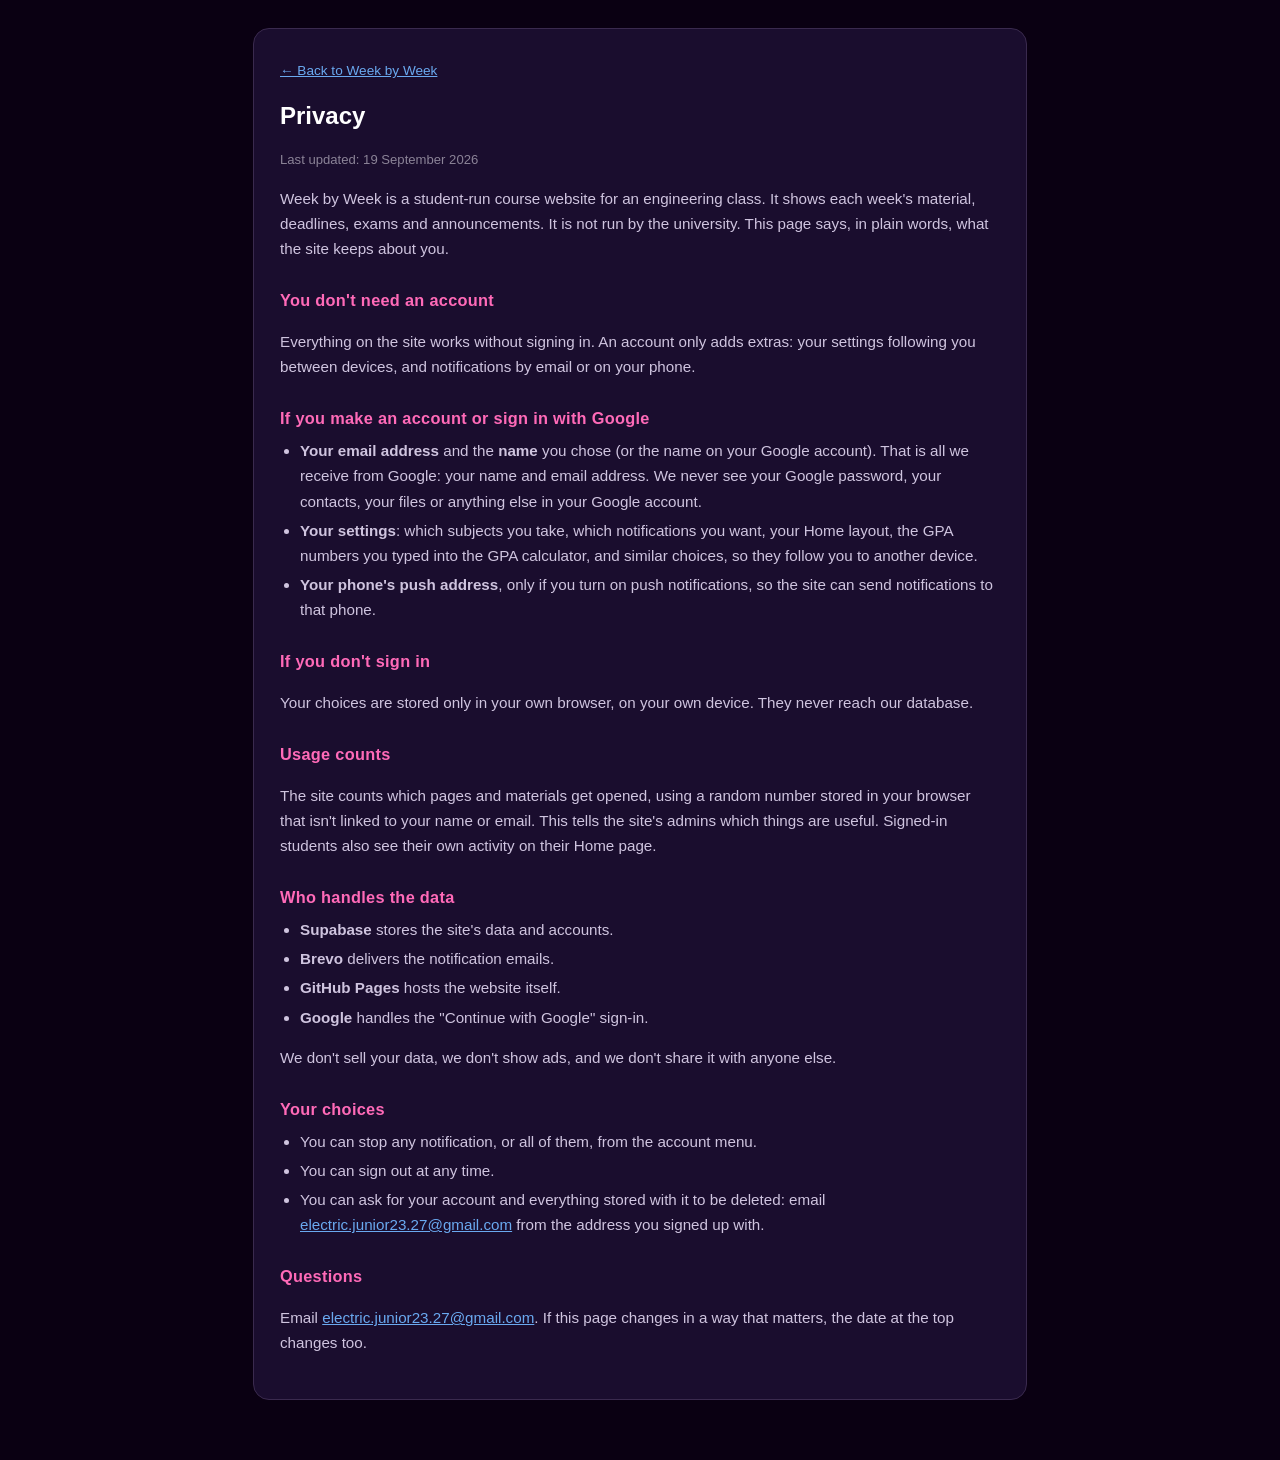
<file: privacy.html>
<!DOCTYPE html>
<!-- VERSION: 2026-09-19 -- privacy.html: what Week by Week collects, in plain language. Same folder as index.html. -->
<html lang="en">
<head>
<meta charset="UTF-8">
<meta name="viewport" content="width=device-width, initial-scale=1.0">
<title>Privacy - Week by Week</title>
<meta name="robots" content="index,follow">
<style>
  :root { color-scheme: dark; }
  body { margin:0; padding:28px 16px 60px; background:#0a0012; color:#e6def2; font:16px/1.65 Arial, Helvetica, sans-serif; }
  .card { max-width:720px; margin:0 auto; background:#1a0d2e; border:1px solid #3a2a4e; border-radius:16px; padding:28px 26px; }
  h1 { margin:0 0 4px; font-size:1.5rem; color:#fff; }
  h2 { margin:26px 0 6px; font-size:1.02rem; color:#ff6ab8; letter-spacing:.3px; }
  p, li { color:#cfc4df; font-size:.95rem; }
  ul { padding-left:20px; margin:6px 0; }
  li { margin:4px 0; }
  .muted { color:#8b8397; font-size:.82rem; }
  a { color:#6aa9f0; }
  .back { display:inline-block; margin-bottom:14px; font-size:.85rem; }
</style>
</head>
<body>
<div class="card">
  <a class="back" href="./">&larr; Back to Week by Week</a>
  <h1>Privacy</h1>
  <p class="muted">Last updated: 19 September 2026</p>

  <p>Week by Week is a student-run course website for an engineering class. It shows each week's material, deadlines, exams and announcements. It is not run by the university. This page says, in plain words, what the site keeps about you.</p>

  <h2>You don't need an account</h2>
  <p>Everything on the site works without signing in. An account only adds extras: your settings following you between devices, and notifications by email or on your phone.</p>

  <h2>If you make an account or sign in with Google</h2>
  <ul>
    <li><b>Your email address</b> and the <b>name</b> you chose (or the name on your Google account). That is all we receive from Google: your name and email address. We never see your Google password, your contacts, your files or anything else in your Google account.</li>
    <li><b>Your settings</b>: which subjects you take, which notifications you want, your Home layout, the GPA numbers you typed into the GPA calculator, and similar choices, so they follow you to another device.</li>
    <li><b>Your phone's push address</b>, only if you turn on push notifications, so the site can send notifications to that phone.</li>
  </ul>

  <h2>If you don't sign in</h2>
  <p>Your choices are stored only in your own browser, on your own device. They never reach our database.</p>

  <h2>Usage counts</h2>
  <p>The site counts which pages and materials get opened, using a random number stored in your browser that isn't linked to your name or email. This tells the site's admins which things are useful. Signed-in students also see their own activity on their Home page.</p>

  <h2>Who handles the data</h2>
  <ul>
    <li><b>Supabase</b> stores the site's data and accounts.</li>
    <li><b>Brevo</b> delivers the notification emails.</li>
    <li><b>GitHub Pages</b> hosts the website itself.</li>
    <li><b>Google</b> handles the "Continue with Google" sign-in.</li>
  </ul>
  <p>We don't sell your data, we don't show ads, and we don't share it with anyone else.</p>

  <h2>Your choices</h2>
  <ul>
    <li>You can stop any notification, or all of them, from the account menu.</li>
    <li>You can sign out at any time.</li>
    <li>You can ask for your account and everything stored with it to be deleted: email <a href="mailto:electric.junior23.27@gmail.com">electric.junior23.27@gmail.com</a> from the address you signed up with.</li>
  </ul>

  <h2>Questions</h2>
  <p>Email <a href="mailto:electric.junior23.27@gmail.com">electric.junior23.27@gmail.com</a>. If this page changes in a way that matters, the date at the top changes too.</p>
</div>
</body>
</html>
</file>
